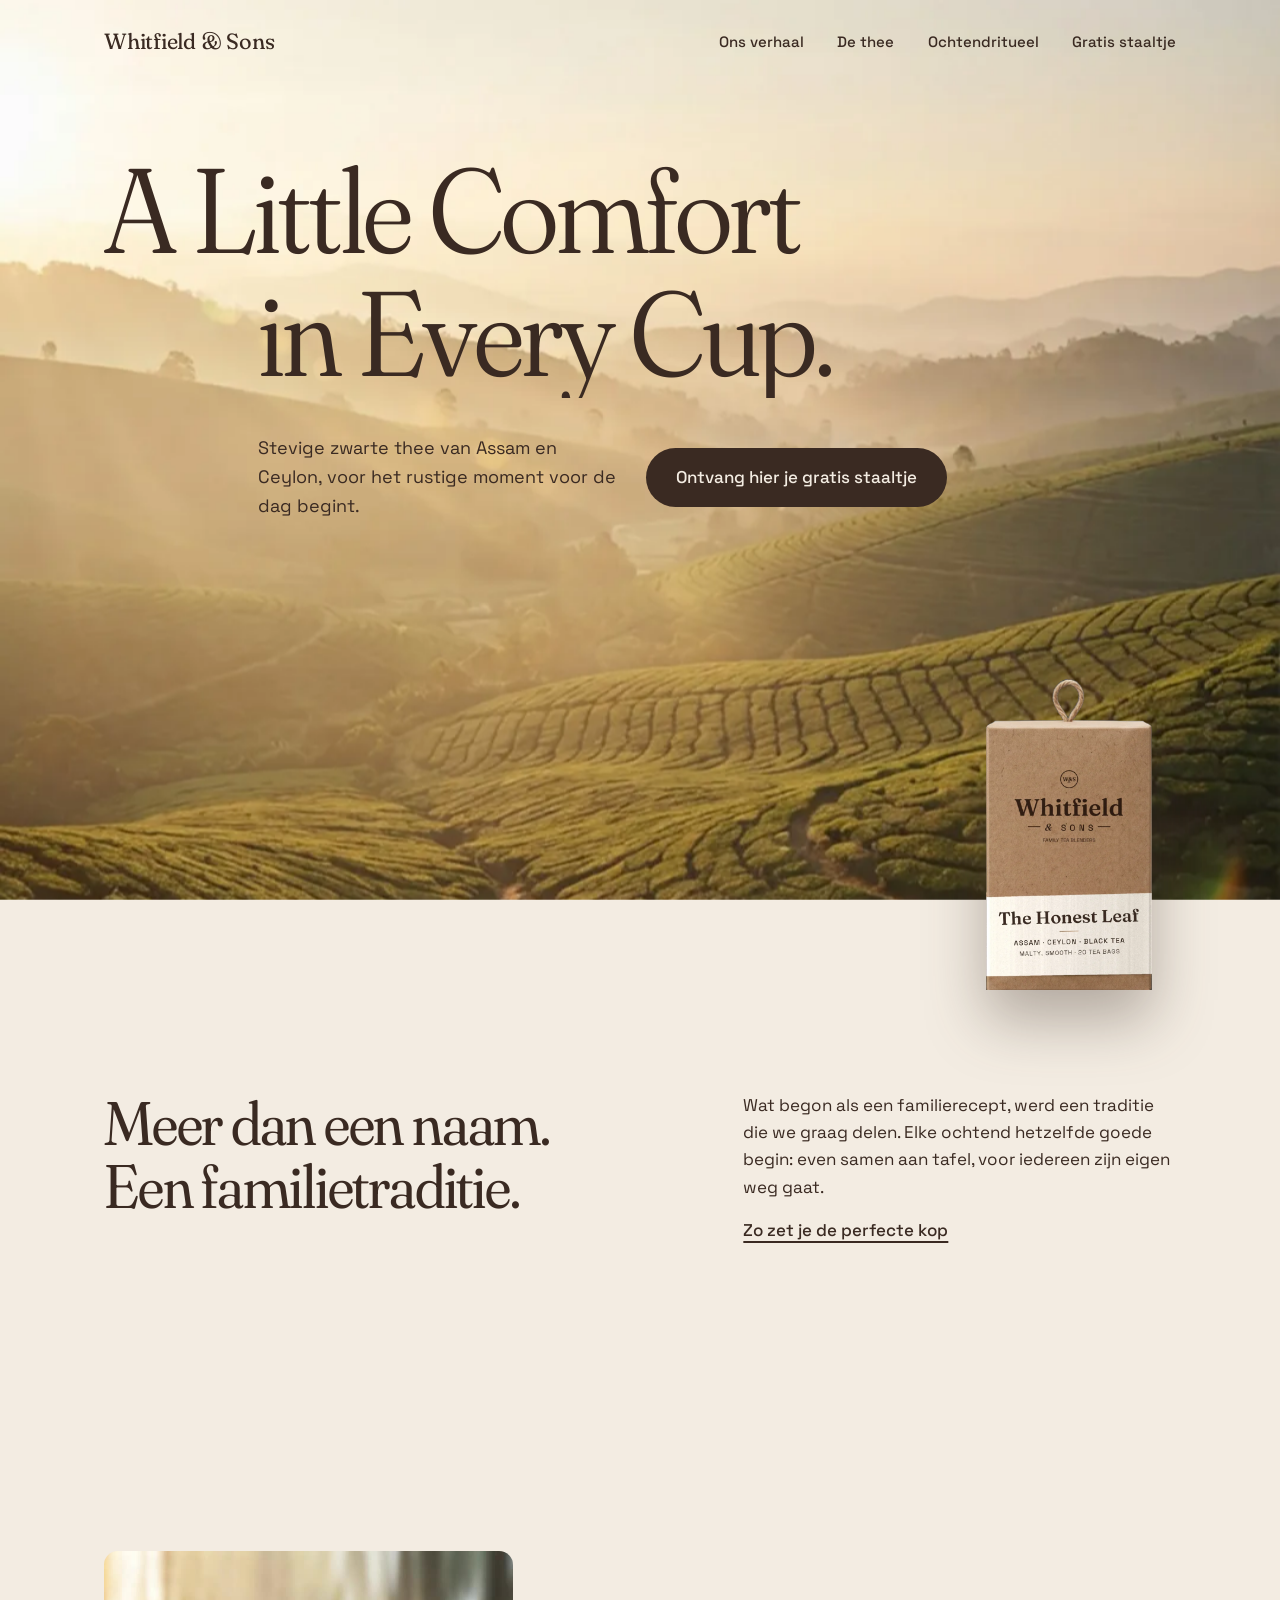
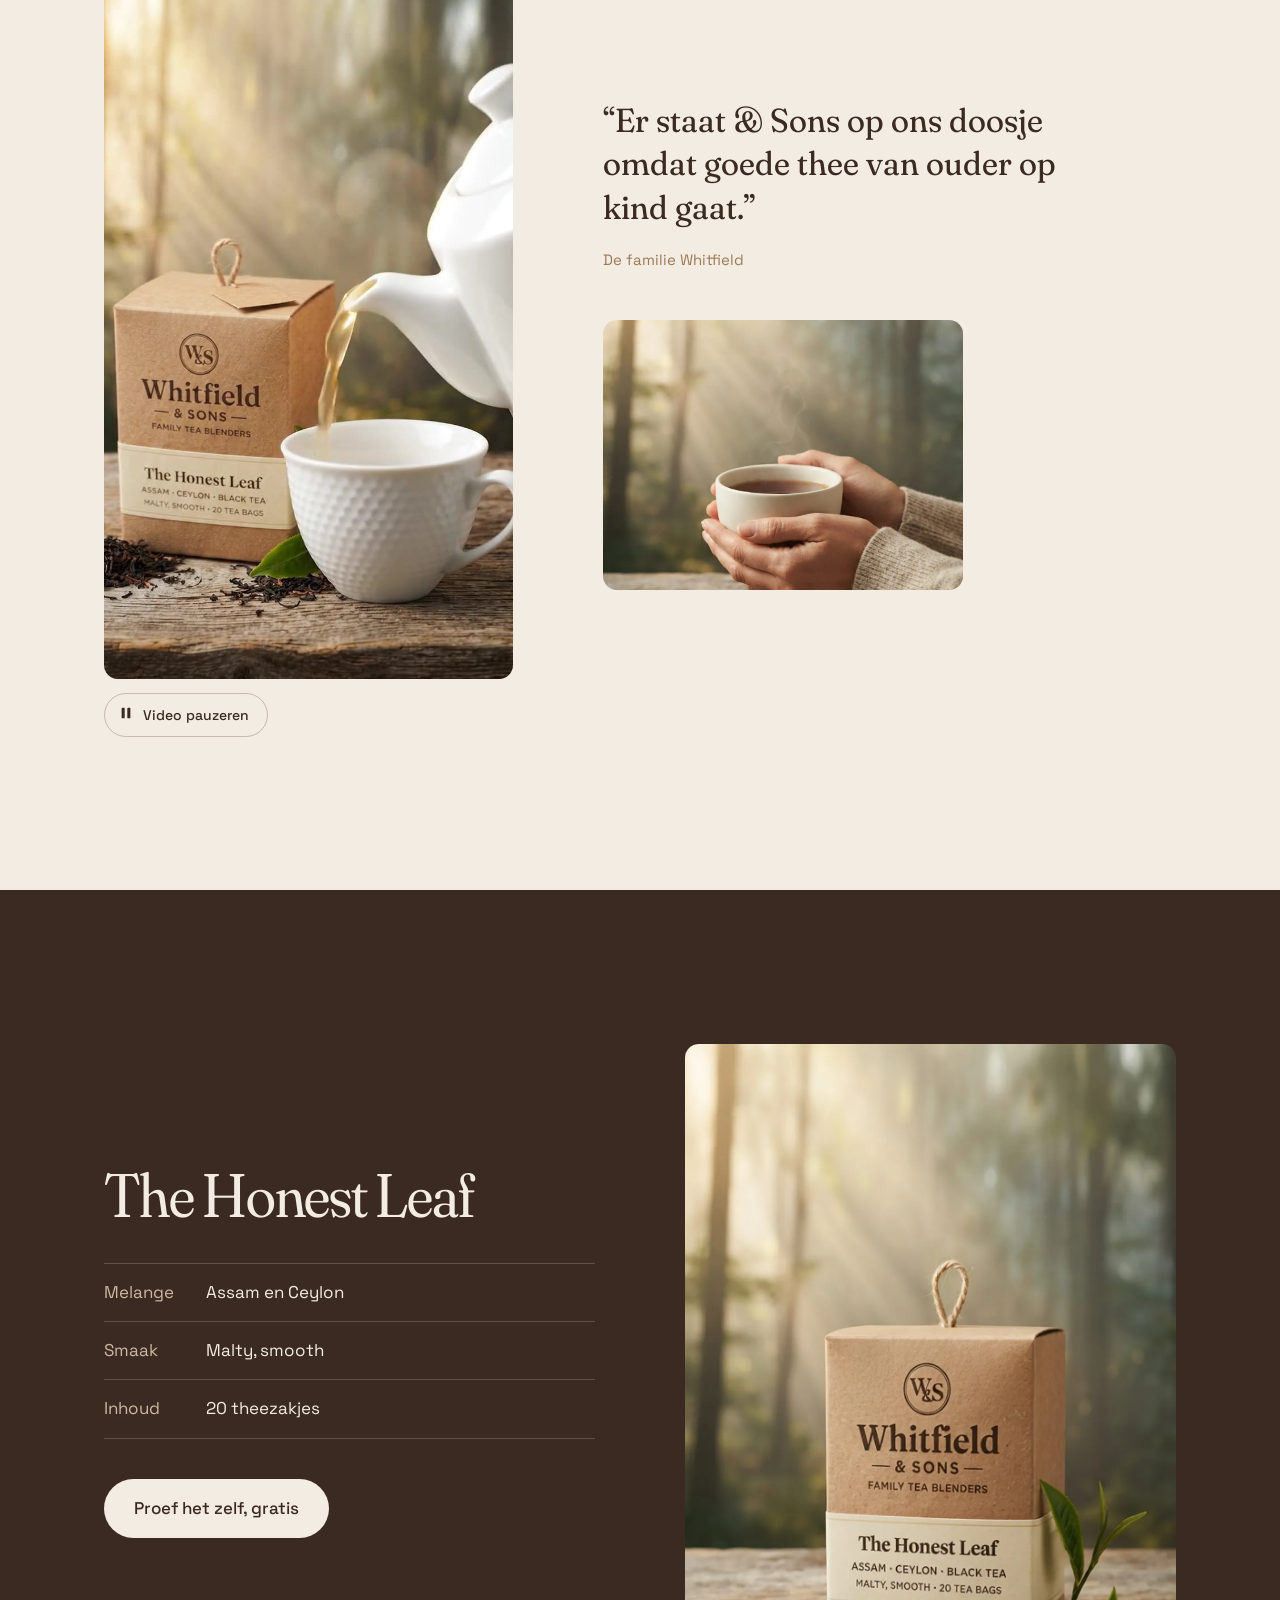
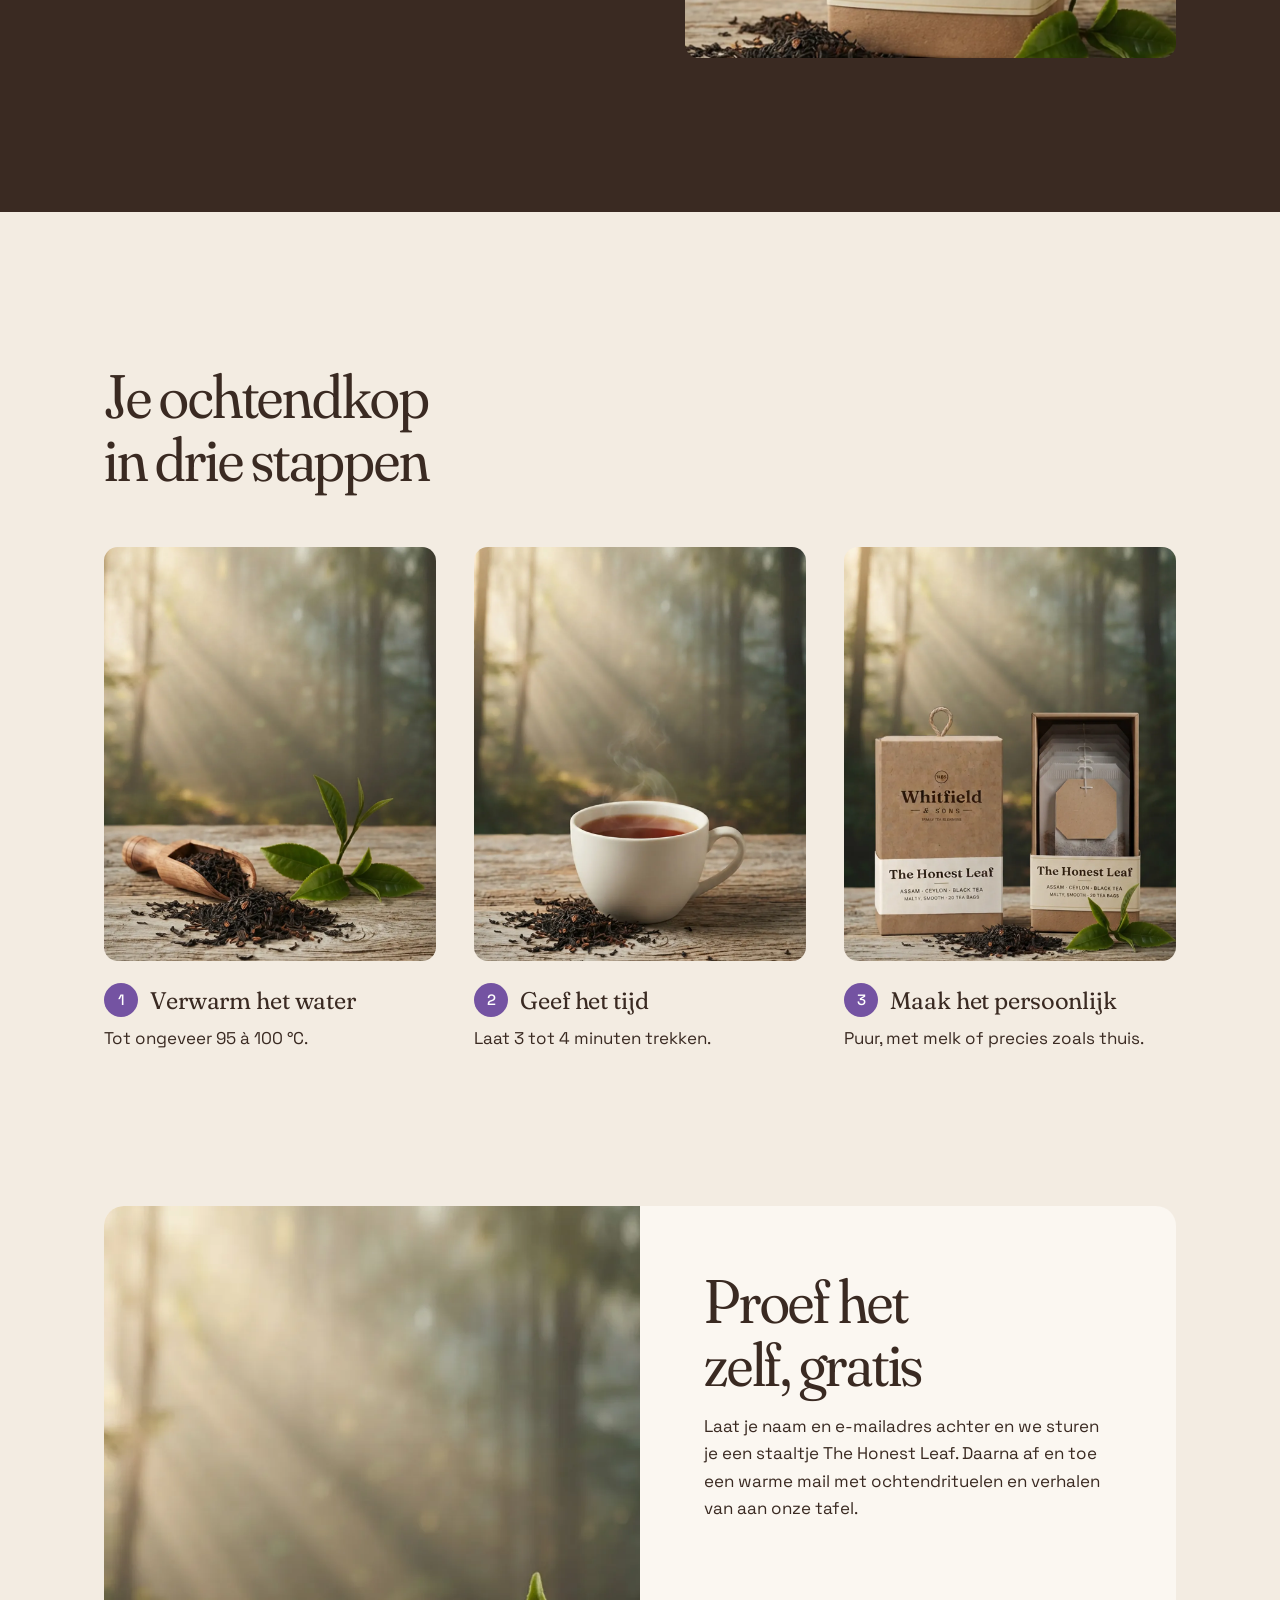
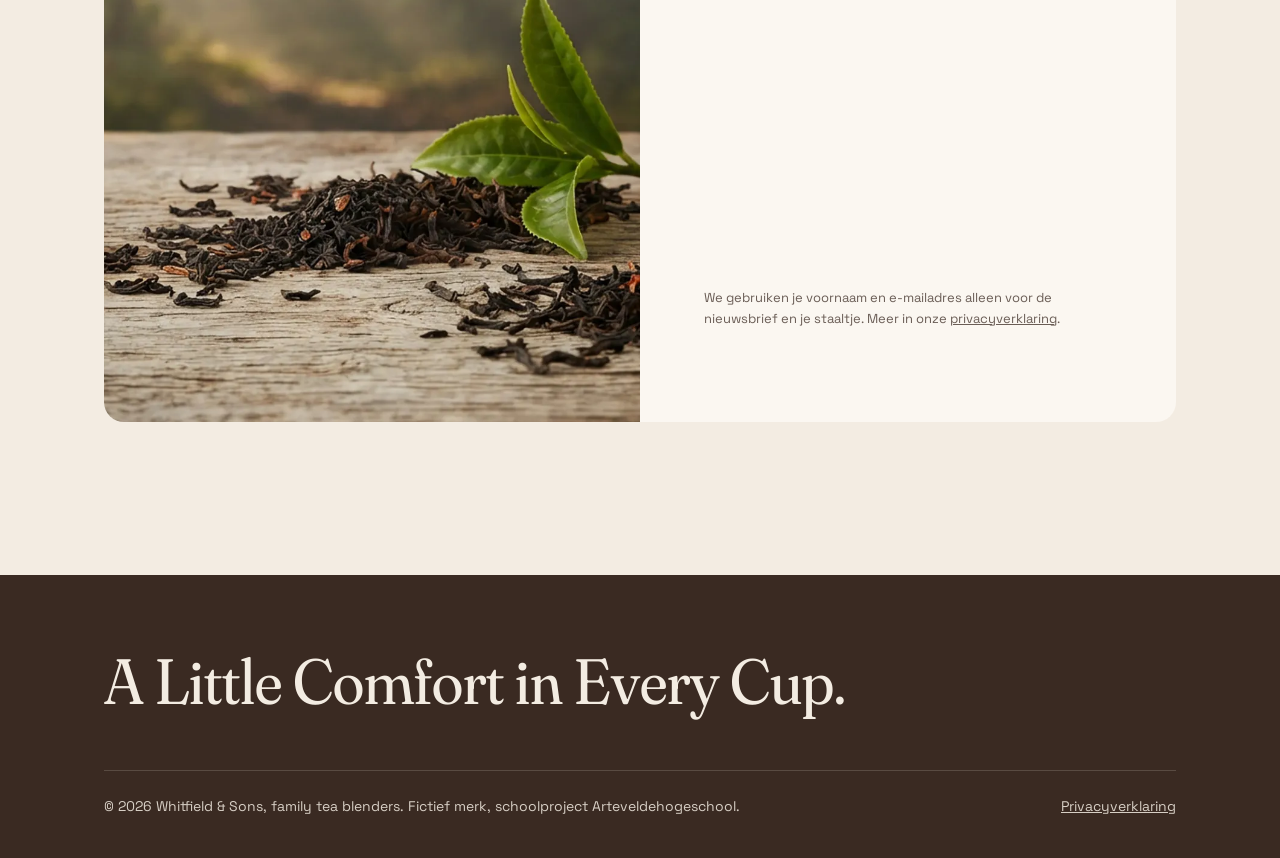
<file: index.html>
<!DOCTYPE html>
<html lang="nl">
<head>
<meta charset="UTF-8">
<meta name="viewport" content="width=device-width, initial-scale=1.0">
<title>Whitfield &amp; Sons – The Honest Leaf | Gratis staaltje</title>
<meta name="description" content="The Honest Leaf van Whitfield & Sons: stevige zwarte thee van Assam en Ceylon. Vraag je gratis staaltje aan.">
<meta name="theme-color" content="#F3ECE2">
<meta property="og:title" content="Whitfield & Sons – A Little Comfort in Every Cup.">
<meta property="og:description" content="Stevige zwarte thee van Assam en Ceylon. Vraag je gratis staaltje The Honest Leaf aan.">
<meta property="og:image" content="assets/img/plantage.jpg">
<link rel="icon" href="assets/img/favicon.png">
<link rel="preload" href="assets/fonts/fraunces.woff2" as="font" type="font/woff2" crossorigin>
<link rel="preload" href="assets/fonts/space-grotesk.woff2" as="font" type="font/woff2" crossorigin>
<link rel="stylesheet" href="css/style.css">
<script>document.documentElement.classList.add('js')</script>
<!-- MailerLite Universal -->
<script>
(function(w,d,e,u,f,l,n){w[f]=w[f]||function(){(w[f].q=w[f].q||[])
.push(arguments);},l=d.createElement(e),l.async=1,l.src=u,
n=d.getElementsByTagName(e)[0],n.parentNode.insertBefore(l,n);})
(window,document,'script','https://assets.mailerlite.com/js/universal.js','ml');
ml('account', '2693538');
</script>
<!-- End MailerLite Universal -->
</head>
<body>
<a class="skip" href="#staaltje">Ga naar het formulier voor je gratis staaltje</a>

<header class="nav">
  <div class="wrap">
    <a class="wordmark" href="#top" translate="no">Whitfield &amp; Sons</a>
    <nav aria-label="Secties">
      <ul class="nav-links">
        <li><a href="#verhaal">Ons verhaal</a></li>
        <li><a href="#thee">De thee</a></li>
        <li><a href="#ritueel">Ochtendritueel</a></li>
        <li><a href="#staaltje">Gratis staaltje</a></li>
      </ul>
    </nav>
    <button class="menu-toggle" type="button" aria-expanded="false" aria-controls="menu"><span class="bars" aria-hidden="true"></span>Menu</button>
  </div>
</header>
<div class="menu-panel" id="menu">
  <nav aria-label="Secties (mobiel)">
    <ul>
      <li><a href="#verhaal">Ons verhaal</a></li>
      <li><a href="#thee">De thee</a></li>
      <li><a href="#ritueel">Ochtendritueel</a></li>
      <li><a href="#staaltje">Gratis staaltje</a></li>
    </ul>
  </nav>
</div>

<main id="top">
  <section class="hero" aria-labelledby="hero-title">
    <div class="hero-bg"><picture><source srcset="assets/img/plantage.webp" type="image/webp"><img class="hero-img" width="1080" height="1350" fetchpriority="high" src="assets/img/plantage.jpg" alt="Glooiende theeplantage bij zonsopgang, met zonlicht door de ochtendnevel"></picture>
    <div class="dawn" aria-hidden="true"></div></div>
    <div class="wrap hero-copy">
      <h1 id="hero-title" lang="en"><span class="line"><span>A Little Comfort</span></span><span class="line"><span>in Every Cup.</span></span></h1>
      <div class="sub">
        <p>Stevige zwarte thee van Assam en Ceylon, voor het rustige moment voor de dag begint.</p>
        <a class="btn hero-cta" href="#staaltje">Ontvang hier je gratis staaltje</a>
      </div>
    </div>
    <img class="box" width="560" height="1048" src="assets/img/doosje-vrijstaand.webp" alt="Kraftdoosje The Honest Leaf van Whitfield &amp; Sons">
  </section>

  <section class="intro" id="verhaal">
    <div class="wrap">
      <h2>Meer dan een naam. Een familietraditie.</h2>
      <div class="body">
        <p>Wat begon als een familierecept, werd een traditie die we graag delen. Elke ochtend hetzelfde goede begin: even samen aan tafel, voor iedereen zijn eigen weg gaat.</p>
        <p><a class="text-link" href="#ritueel">Zo zet je de perfecte kop</a></p>
      </div>
    </div>
  </section>

  <section class="film">
    <div class="wrap">
      <div class="video-wrap"><video id="film" autoplay muted loop playsinline width="720" height="1280" poster="assets/video/ochtend-poster.jpg" preload="metadata" aria-label="Thee wordt ingeschonken naast het doosje The Honest Leaf, daarna houden twee handen een warme kop vast">
        <source src="assets/video/ochtend.mp4" type="video/mp4">
      </video>
      <button class="pause" type="button" aria-pressed="false"><span class="ico" aria-hidden="true"></span><span class="lbl">Video pauzeren</span></button></div>
      <div>
        <blockquote>“Er staat <span translate="no">&amp; Sons</span> op ons doosje omdat goede thee van ouder op kind gaat.”</blockquote>
        <cite>De familie Whitfield</cite>
        <div class="photo"><picture><source srcset="assets/img/handen-kop.webp" type="image/webp"><img loading="lazy" decoding="async" width="860" height="1075" src="assets/img/handen-kop.jpg" alt="Twee handen rond een warme kop zwarte thee op een houten tafel"></picture></div>
      </div>
    </div>
  </section>

  <section class="product" id="thee">
    <div class="wrap">
      <div>
        <h2 lang="en" translate="no">The Honest Leaf</h2>
        <dl>
          <dt>Melange</dt><dd>Assam en Ceylon</dd>
          <dt>Smaak</dt><dd>Malty, smooth</dd>
          <dt>Inhoud</dt><dd>20 theezakjes</dd>
        </dl>
        <a class="btn on-dark" href="#staaltje">Proef het zelf, gratis</a>
      </div>
      <picture><source srcset="assets/img/doosje.webp" type="image/webp"><img loading="lazy" decoding="async" width="860" height="1075" src="assets/img/doosje.jpg" alt="Doosje The Honest Leaf op een houten tafel met losse zwarte thee en verse theeblaadjes"></picture>
    </div>
  </section>

  <section class="ritueel" id="ritueel">
    <div class="wrap">
      <h2>Je ochtendkop in drie stappen</h2>
      <ol>
        <li><picture><source srcset="assets/img/schepje.webp" type="image/webp"><img loading="lazy" decoding="async" width="860" height="1075" src="assets/img/schepje.jpg" alt="Houten schepje met losse zwarte thee"></picture><h3>Verwarm het water</h3><p>Tot ongeveer 95&nbsp;à&nbsp;100&nbsp;°C.</p></li>
        <li><picture><source srcset="assets/img/kop-thee.webp" type="image/webp"><img loading="lazy" decoding="async" width="860" height="1075" src="assets/img/kop-thee.jpg" alt="Dampende kop thee op een houten tafel"></picture><h3>Geef het tijd</h3><p>Laat 3&nbsp;tot&nbsp;4&nbsp;minuten trekken.</p></li>
        <li><picture><source srcset="assets/img/open-doos.webp" type="image/webp"><img loading="lazy" decoding="async" width="860" height="1075" src="assets/img/open-doos.jpg" alt="Een open en een gesloten doosje The Honest Leaf"></picture><h3>Maak het persoonlijk</h3><p>Puur, met melk of precies zoals thuis.</p></li>
      </ol>
    </div>
  </section>

  <section class="staaltje" id="staaltje">
    <div class="wrap">
      <div class="card">
        <picture><source srcset="assets/img/theeblaadjes.webp" type="image/webp"><img loading="lazy" decoding="async" width="860" height="1075" src="assets/img/theeblaadjes.jpg" alt="Close-up van losse zwarte theeblaadjes met een vers theeblad"></picture>
        <div class="form">
          <h2>Proef het zelf, gratis</h2>
          <p>Laat je naam en e-mailadres achter en we sturen je een staaltje The Honest Leaf. Daarna af en toe een warme mail met ochtendrituelen en verhalen van aan onze tafel.</p>
          <div class="ml-embedded" data-form="eaJkje"></div>
          <noscript><p class="form-fallback">Zet JavaScript aan om je in te schrijven voor je gratis staaltje.</p></noscript>
          <p class="fine">We gebruiken je voornaam en e-mailadres alleen voor de nieuwsbrief en je staaltje. Meer in onze <a href="privacy.html">privacyverklaring</a>.</p>
        </div>
      </div>
    </div>
  </section>
</main>

<footer>
  <div class="wrap">
    <p class="slogan" lang="en">A Little Comfort in Every Cup.</p>
    <div class="row"><span>© 2026 Whitfield &amp; Sons, family tea blenders. Fictief merk, schoolproject Arteveldehogeschool.</span><span><a href="privacy.html">Privacyverklaring</a></span></div>
  </div>
</footer>
<script src="js/main.js" defer></script>
</body>
</html>
</file>
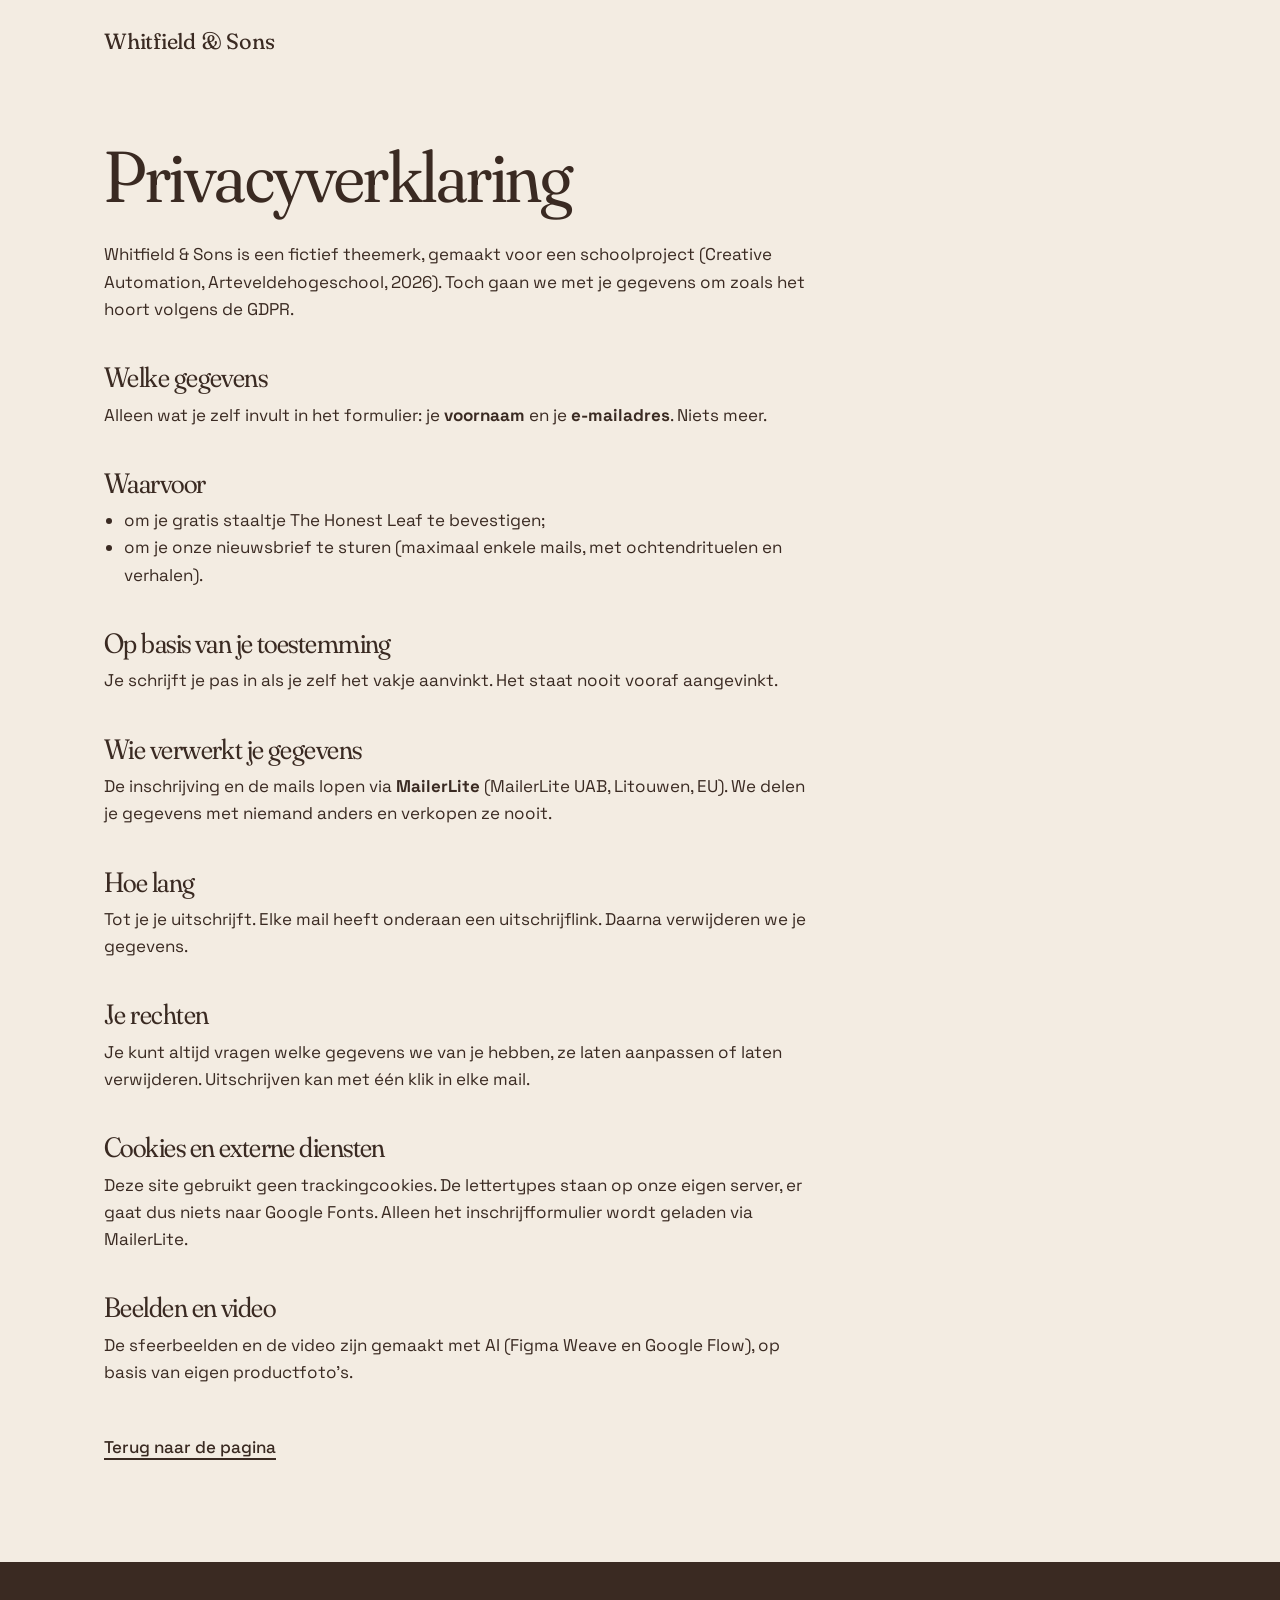
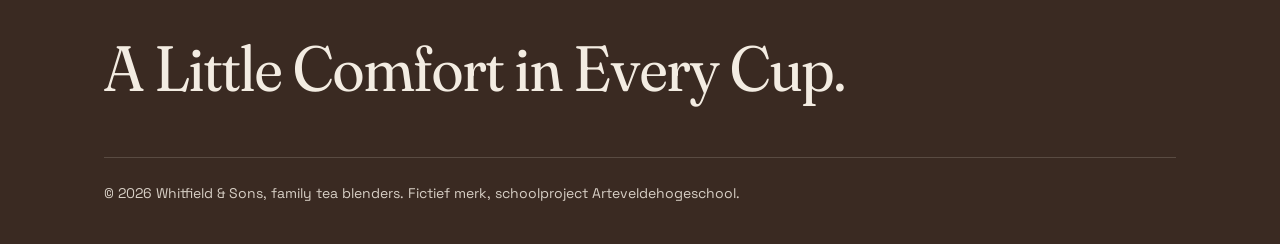
<file: privacy.html>
<!DOCTYPE html>
<html lang="nl">
<head>
<meta charset="UTF-8">
<meta name="viewport" content="width=device-width, initial-scale=1.0">
<title>Privacyverklaring – Whitfield &amp; Sons</title>
<meta name="description" content="The Honest Leaf van Whitfield & Sons: stevige zwarte thee van Assam en Ceylon. Vraag je gratis staaltje aan.">
<meta name="theme-color" content="#F3ECE2">
<meta property="og:title" content="Whitfield & Sons – A Little Comfort in Every Cup.">
<meta property="og:description" content="Stevige zwarte thee van Assam en Ceylon. Vraag je gratis staaltje The Honest Leaf aan.">
<meta property="og:image" content="assets/img/plantage.jpg">
<link rel="icon" href="assets/img/favicon.png">
<link rel="preload" href="assets/fonts/fraunces.woff2" as="font" type="font/woff2" crossorigin>
<link rel="stylesheet" href="css/style.css">
<script>document.documentElement.classList.add('js')</script>
</head>
<body>
<header class="nav" style="position:absolute">
  <div class="wrap"><a class="wordmark" href="index.html" translate="no">Whitfield &amp; Sons</a></div>
</header>
<main class="privacy">
  <div class="wrap">
    <h1>Privacyverklaring</h1>
    <p>Whitfield &amp; Sons is een fictief theemerk, gemaakt voor een schoolproject (Creative Automation, Arteveldehogeschool, 2026). Toch gaan we met je gegevens om zoals het hoort volgens de GDPR.</p>

    <h2>Welke gegevens</h2>
    <p>Alleen wat je zelf invult in het formulier: je <strong>voornaam</strong> en je <strong>e-mailadres</strong>. Niets meer.</p>

    <h2>Waarvoor</h2>
    <ul>
      <li>om je gratis staaltje <span lang="en" translate="no">The Honest Leaf</span> te bevestigen;</li>
      <li>om je onze nieuwsbrief te sturen (maximaal enkele mails, met ochtendrituelen en verhalen).</li>
    </ul>

    <h2>Op basis van je toestemming</h2>
    <p>Je schrijft je pas in als je zelf het vakje aanvinkt. Het staat nooit vooraf aangevinkt.</p>

    <h2>Wie verwerkt je gegevens</h2>
    <p>De inschrijving en de mails lopen via <strong>MailerLite</strong> (MailerLite UAB, Litouwen, EU). We delen je gegevens met niemand anders en verkopen ze nooit.</p>

    <h2>Hoe lang</h2>
    <p>Tot je je uitschrijft. Elke mail heeft onderaan een uitschrijflink. Daarna verwijderen we je gegevens.</p>

    <h2>Je rechten</h2>
    <p>Je kunt altijd vragen welke gegevens we van je hebben, ze laten aanpassen of laten verwijderen. Uitschrijven kan met één klik in elke mail.</p>

    <h2>Cookies en externe diensten</h2>
    <p>Deze site gebruikt geen trackingcookies. De lettertypes staan op onze eigen server, er gaat dus niets naar Google Fonts. Alleen het inschrijfformulier wordt geladen via MailerLite.</p>

    <h2>Beelden en video</h2>
    <p>De sfeerbeelden en de video zijn gemaakt met AI (Figma Weave en Google Flow), op basis van eigen productfoto's.</p>

    <a class="text-link back" href="index.html">Terug naar de pagina</a>
  </div>
</main>
<footer>
  <div class="wrap">
    <p class="slogan" lang="en">A Little Comfort in Every Cup.</p>
    <div class="row"><span>© 2026 Whitfield &amp; Sons, family tea blenders. Fictief merk, schoolproject Arteveldehogeschool.</span></div>
  </div>
</footer>
</body>
</html>
</file>
<file: css/style.css>
@font-face{font-family:'Fraunces';src:url('../assets/fonts/fraunces.woff2') format('woff2');font-weight:100 900;font-style:normal;font-display:swap}
@font-face{font-family:'Space Grotesk';src:url('../assets/fonts/space-grotesk.woff2') format('woff2');font-weight:300 700;font-style:normal;font-display:swap}

:root{
  --paars:#7453A2; --espresso:#3A2A22; --kraft:#9C7957; --grijs:#D9D9D9; --creme:#F3ECE2; --papier:#FBF7F1;
  --max:1200px; --gutter:clamp(20px,5vw,72px);
  --ease-out:cubic-bezier(0.23,1,0.32,1);
}
*{box-sizing:border-box;margin:0;padding:0}
html{scroll-padding-top:24px}
body{touch-action:manipulation;-webkit-tap-highlight-color:rgba(116,83,162,.2);background:var(--creme);color:var(--espresso);font-family:'Space Grotesk',system-ui,sans-serif;font-size:17px;line-height:1.6;-webkit-font-smoothing:antialiased}
img,video{display:block;max-width:100%;height:auto}
picture{display:block}
source{display:none}
.staaltje .card picture{height:100%}
a{color:inherit}
.wrap{max-width:var(--max);margin:0 auto;padding:0 var(--gutter)}
h1,h2,h3{font-family:'Fraunces',Georgia,serif;font-weight:380;font-variation-settings:'SOFT' 60,'opsz' 144;line-height:1.02;letter-spacing:-.02em}
h1,h2,h3{text-wrap:balance}
h2{font-size:clamp(36px,4.8vw,64px);max-width:16ch}
.skip{position:absolute;left:16px;top:16px;transform:translateY(-200%);z-index:50;background:var(--espresso);color:var(--creme);padding:10px 16px;border-radius:8px;text-decoration:none}
.skip:focus{transform:none}
.video-wrap{position:relative}
.btn.hero-cta{background:var(--espresso);color:var(--creme)}
@media (hover:hover) and (pointer:fine){.btn.hero-cta:hover{background:var(--kraft);color:#fff}}
.pause{margin-top:14px;display:inline-flex;align-items:center;gap:10px;min-height:44px;padding:0 18px 0 14px;border-radius:999px;border:1.5px solid rgba(58,42,34,.25);background:transparent;color:var(--espresso);font:inherit;font-size:14px;font-weight:500;cursor:pointer;transition:border-color .2s ease}
.pause:focus-visible{outline:3px solid var(--paars);outline-offset:3px}
@media (hover:hover) and (pointer:fine){.pause:hover{border-color:var(--espresso)}}
h3{font-size:24px;font-variation-settings:'SOFT' 60,'opsz' 36;letter-spacing:-.005em;line-height:1.2}
p{max-width:62ch}
.btn{display:inline-flex;align-items:center;justify-content:center;background:var(--paars);color:#fff;text-decoration:none;font-weight:500;padding:16px 30px;border-radius:999px;transition:background-color .2s ease,transform .16s var(--ease-out)}
.btn:active{transform:scale(.97)}
@media (hover:hover) and (pointer:fine){.btn:hover{background:var(--espresso)}}
.btn:focus-visible,.text-link:focus-visible,.wordmark:focus-visible{outline:3px solid var(--paars);outline-offset:4px}
.text-link{font-weight:500;text-decoration:underline;text-underline-offset:5px;text-decoration-thickness:1.5px}

/* ---------- nav ---------- */
.nav{position:absolute;inset:0 0 auto 0;z-index:10}
.nav .wrap{display:flex;align-items:center;justify-content:space-between;height:84px}
.wordmark{font-family:'Fraunces',serif;font-size:22px;font-variation-settings:'SOFT' 60,'opsz' 36;text-decoration:none;letter-spacing:-.01em}
.nav-links{list-style:none;display:flex;gap:clamp(18px,2.6vw,36px);font-size:15px;font-weight:500}
.nav-links a{text-decoration:none;padding:6px 0;background:linear-gradient(currentColor,currentColor) 0 100%/0 1.5px no-repeat;transition:background-size .2s var(--ease-out)}
@media (hover:hover) and (pointer:fine){.nav-links a:hover{background-size:100% 1.5px}}
.nav-links a:focus-visible{outline:3px solid var(--paars);outline-offset:4px}

/* ---------- hero: het veld ---------- */
.hero{padding:0;position:relative;height:100svh;min-height:640px;max-height:1100px}
.hero-bg{position:absolute;inset:0;overflow:clip}
.hero-img{position:absolute;inset:0;width:100%;height:100%;object-fit:cover;object-position:50% 38%;transform-origin:20% 30%}
.dawn{position:absolute;inset:0;background:linear-gradient(180deg,#5b6a86 0%,#3e4560 60%,#2c2a35 100%);mix-blend-mode:multiply;opacity:0;pointer-events:none}
.hero-copy{position:relative;z-index:2;padding-top:clamp(120px,17vh,190px)}
.hero h1{font-size:clamp(54px,9.4vw,148px);font-weight:340;line-height:.94}
.hero h1 .line{display:block;overflow:clip;padding-bottom:.08em}
.hero h1 .line span{display:block}
.hero h1 .line:nth-child(2){padding-left:clamp(40px,12vw,220px)}
.hero .sub{display:flex;align-items:center;gap:28px;flex-wrap:wrap;margin-top:clamp(28px,4vh,44px);padding-left:clamp(40px,12vw,220px)}
.hero .sub p{font-size:18px;max-width:30ch}
.box{position:absolute;z-index:3;right:clamp(16px,10vw,180px);bottom:-90px;width:clamp(130px,13vw,210px);filter:drop-shadow(0 30px 30px rgba(58,42,34,.35))}

/* ---------- secties ---------- */
section{padding:clamp(88px,12vw,160px) 0}
.intro{padding-top:clamp(130px,15vw,200px)}
.intro .wrap{display:grid;grid-template-columns:repeat(12,1fr);gap:24px}
.intro h2{grid-column:1/8}
.intro .body{grid-column:8/13;align-self:end}
.intro .body p+p{margin-top:16px}

.film .wrap{display:grid;grid-template-columns:5fr 7fr;gap:clamp(40px,7vw,110px);align-items:center}
.film video{width:100%;height:auto;aspect-ratio:9/16;object-fit:cover;border-radius:14px;background:#d8cbb9}
.film blockquote{font-family:'Fraunces',serif;font-size:clamp(26px,2.6vw,34px);font-variation-settings:'SOFT' 60,'opsz' 72;line-height:1.3;max-width:22ch}
.film cite{display:block;margin-top:20px;font-style:normal;font-size:15px;color:var(--kraft)}
.film .photo{margin-top:48px;max-width:360px;border-radius:14px;overflow:hidden}
.film .photo img{aspect-ratio:4/3;object-fit:cover;width:100%}

.product{background:var(--espresso);color:var(--creme)}
.product .wrap{display:grid;grid-template-columns:1fr 1fr;gap:clamp(40px,7vw,110px);align-items:center}
.product img{border-radius:14px;aspect-ratio:4/5;object-fit:cover;width:100%}
.product dl{margin:36px 0 40px;display:grid;grid-template-columns:auto 1fr;border-top:1px solid rgba(243,236,226,.2)}
.product dt,.product dd{padding:15px 0;border-bottom:1px solid rgba(243,236,226,.2)}
.product dt{color:#CDB9A1;padding-right:32px}
.btn.on-dark{background:var(--creme);color:var(--espresso)}
@media (hover:hover) and (pointer:fine){.btn.on-dark:hover{background:var(--paars);color:#fff}}

.ritueel h2{margin-bottom:56px}
.ritueel ol{list-style:none;display:grid;grid-template-columns:repeat(3,1fr);gap:clamp(20px,3vw,40px);counter-reset:stap}
.ritueel li{counter-increment:stap}
.ritueel li img{aspect-ratio:4/5;object-fit:cover;width:100%;border-radius:14px;margin-bottom:22px}
.ritueel li h3::before{content:counter(stap);display:inline-grid;place-items:center;width:34px;height:34px;margin-right:12px;border-radius:50%;background:var(--paars);color:#fff;font-family:'Space Grotesk',sans-serif;font-size:15px;font-weight:500;vertical-align:4px}
.ritueel li p{margin-top:8px}

.staaltje{padding-top:0}
.staaltje .card{background:var(--papier);border-radius:20px;display:grid;grid-template-columns:1fr 1fr;overflow:hidden}
.staaltje .card img{width:100%;height:100%;object-fit:cover;min-height:340px}
.staaltje .form{padding:clamp(32px,5vw,64px)}
.staaltje .form>p{margin:18px 0 28px}
.field{display:flex;flex-direction:column;gap:6px;margin-bottom:16px;font-size:15px;font-weight:500}
.field input{font:inherit;font-weight:400;font-size:16px;padding:14px 16px;border:1.5px solid var(--kraft);border-radius:10px;background:#fff;color:var(--espresso)}
.field input:focus-visible{outline:3px solid var(--paars);outline-offset:1px}
.check{display:flex;gap:12px;align-items:flex-start;font-size:14px;line-height:1.5;margin:6px 0 24px}
.check input{width:20px;height:20px;accent-color:var(--paars);margin-top:2px;flex:none}
.fine{font-size:13px;opacity:.75;margin-top:16px}
.placeholder-note{font-size:13px;border:1px dashed var(--kraft);border-radius:8px;padding:8px 12px;margin-bottom:22px}

footer{background:var(--espresso);color:var(--creme);padding:72px 0 40px}
footer .slogan{font-family:'Fraunces',serif;font-size:clamp(34px,5vw,64px);font-variation-settings:'SOFT' 60,'opsz' 144;line-height:1.05;margin-bottom:56px;max-width:none}
footer .row{display:flex;justify-content:space-between;gap:20px;flex-wrap:wrap;border-top:1px solid rgba(243,236,226,.2);padding-top:24px;font-size:14px;opacity:.85}

/* ---------- motion: één zonsopgang bij het laden ---------- */
@media (prefers-reduced-motion:no-preference){
  .js .hero-img{animation:settle 2.8s var(--ease-out) both}
  .js .dawn{animation:sunrise 2.4s cubic-bezier(0.4,0,0.2,1) both}
  .js .hero h1 .line span{animation:rise .9s var(--ease-out) both}
  .js .hero h1 .line:nth-child(1) span{animation-delay:.55s}
  .js .hero h1 .line:nth-child(2) span{animation-delay:.67s}
  .js .hero .sub{animation:fade .6s var(--ease-out) 1.15s both}
  .js .box{animation:lift 1s var(--ease-out) .95s both}
  .js .nav{animation:fade .6s var(--ease-out) 1.3s both}
}
@media (prefers-reduced-motion:reduce){
  .js .hero h1,.js .hero .sub,.js .box{animation:fade .4s ease both}
}
@keyframes settle{from{transform:scale(1.07)}to{transform:none}}
@keyframes sunrise{from{opacity:.75}to{opacity:0}}
@keyframes rise{from{transform:translateY(105%)}to{transform:none}}
@keyframes lift{from{opacity:0;transform:translateY(48px)}to{opacity:1;transform:none}}
@keyframes fade{from{opacity:0}to{opacity:1}}

/* ---------- mobiel ---------- */
@media (max-width:860px){
  .hero{height:auto;min-height:100svh;padding-bottom:180px}
  .hero-img{object-position:50% 50%}
  .hero h1 .line:nth-child(2),.hero .sub{padding-left:0}
  .hero .sub{gap:18px}
  .nav-links{display:none}
  .box{right:20px;bottom:-60px;width:132px}
  .intro .wrap,.film .wrap,.product .wrap,.staaltje .card{grid-template-columns:1fr}
  .intro h2,.intro .body{grid-column:1/-1}
  .film video,.film .video-wrap{max-width:340px}
  .ritueel ol{grid-template-columns:1fr}
  .ritueel li img{aspect-ratio:16/10}
  .staaltje .card img{min-height:0;aspect-ratio:16/10}
}

/* ---------- mobiel menu ---------- */
.menu-toggle{display:none;align-items:center;gap:8px;min-height:44px;padding:0 16px;border-radius:999px;border:1.5px solid rgba(58,42,34,.35);background:rgba(243,236,226,.7);backdrop-filter:blur(6px);color:var(--espresso);font:inherit;font-size:15px;font-weight:500;cursor:pointer}
.menu-toggle:focus-visible{outline:3px solid var(--paars);outline-offset:3px}
.menu-toggle .bars{width:16px;height:10px;position:relative}
.menu-toggle .bars::before,.menu-toggle .bars::after{content:"";position:absolute;left:0;right:0;height:1.5px;background:currentColor;transition:transform .2s var(--ease-out)}
.menu-toggle .bars::before{top:0}.menu-toggle .bars::after{bottom:0}
.menu-toggle[aria-expanded="true"] .bars::before{transform:translateY(4.25px) rotate(45deg)}
.menu-toggle[aria-expanded="true"] .bars::after{transform:translateY(-4.25px) rotate(-45deg)}
.menu-panel{position:fixed;inset:0 0 auto 0;z-index:40;background:var(--creme);padding:92px 20px 28px;box-shadow:0 20px 40px -24px rgba(58,42,34,.45);border-radius:0 0 20px 20px;opacity:0;transform:translateY(-12px);visibility:hidden;transition:opacity .2s var(--ease-out),transform .2s var(--ease-out),visibility 0s .2s}
.menu-panel.open{opacity:1;transform:none;visibility:visible;transition:opacity .2s var(--ease-out),transform .2s var(--ease-out)}
.menu-panel ul{list-style:none}
.menu-panel a{display:block;padding:14px 0;border-bottom:1px solid var(--grijs);font-family:'Fraunces',serif;font-size:26px;text-decoration:none}
.menu-panel a:focus-visible{outline:3px solid var(--paars);outline-offset:2px}
.nav{z-index:50}
@media (max-width:860px){.menu-toggle{display:inline-flex}}
@media (prefers-reduced-motion:reduce){.menu-panel,.menu-panel.open{transform:none}}

/* ---------- MailerLite-formulier in de huisstijl ---------- */
.ml-embedded{min-height:320px}
.ml-embedded .ml-form-embedBody > .ml-form-embedContent{display:none !important}
.ml-embedded .ml-form-embedWrapper,.ml-embedded .ml-form-embedContainer .ml-form-align-center .ml-form-embedWrapper.embedForm{background:transparent !important;max-width:100% !important;width:100% !important;border:0 !important}
.ml-embedded .ml-form-embedBody{padding:0 !important}
.ml-embedded *{font-family:'Space Grotesk',system-ui,sans-serif !important}
.ml-embedded h4{font-family:'Fraunces',Georgia,serif !important}
.ml-embedded input.form-control{border:1.5px solid var(--kraft) !important;border-radius:10px !important;padding:14px 16px !important;font-size:16px !important;color:var(--espresso) !important}
.ml-embedded button.primary{background:var(--paars) !important;border-radius:999px !important;font-weight:500 !important;font-size:16px !important;padding:16px 30px !important;height:auto !important}
.ml-embedded button.primary:hover{background:var(--espresso) !important}
.form-fallback{font-size:14px;margin-top:12px}

/* ---------- privacy ---------- */
.privacy{padding:140px 0 100px}
.privacy h1{font-size:clamp(40px,6vw,72px);margin-bottom:28px}
.privacy h2{font-size:28px;margin:40px 0 10px;max-width:none}
.privacy ul{margin:10px 0 0 20px}
.privacy p,.privacy li{max-width:64ch}
.privacy .back{display:inline-block;margin-top:48px}
</file>
